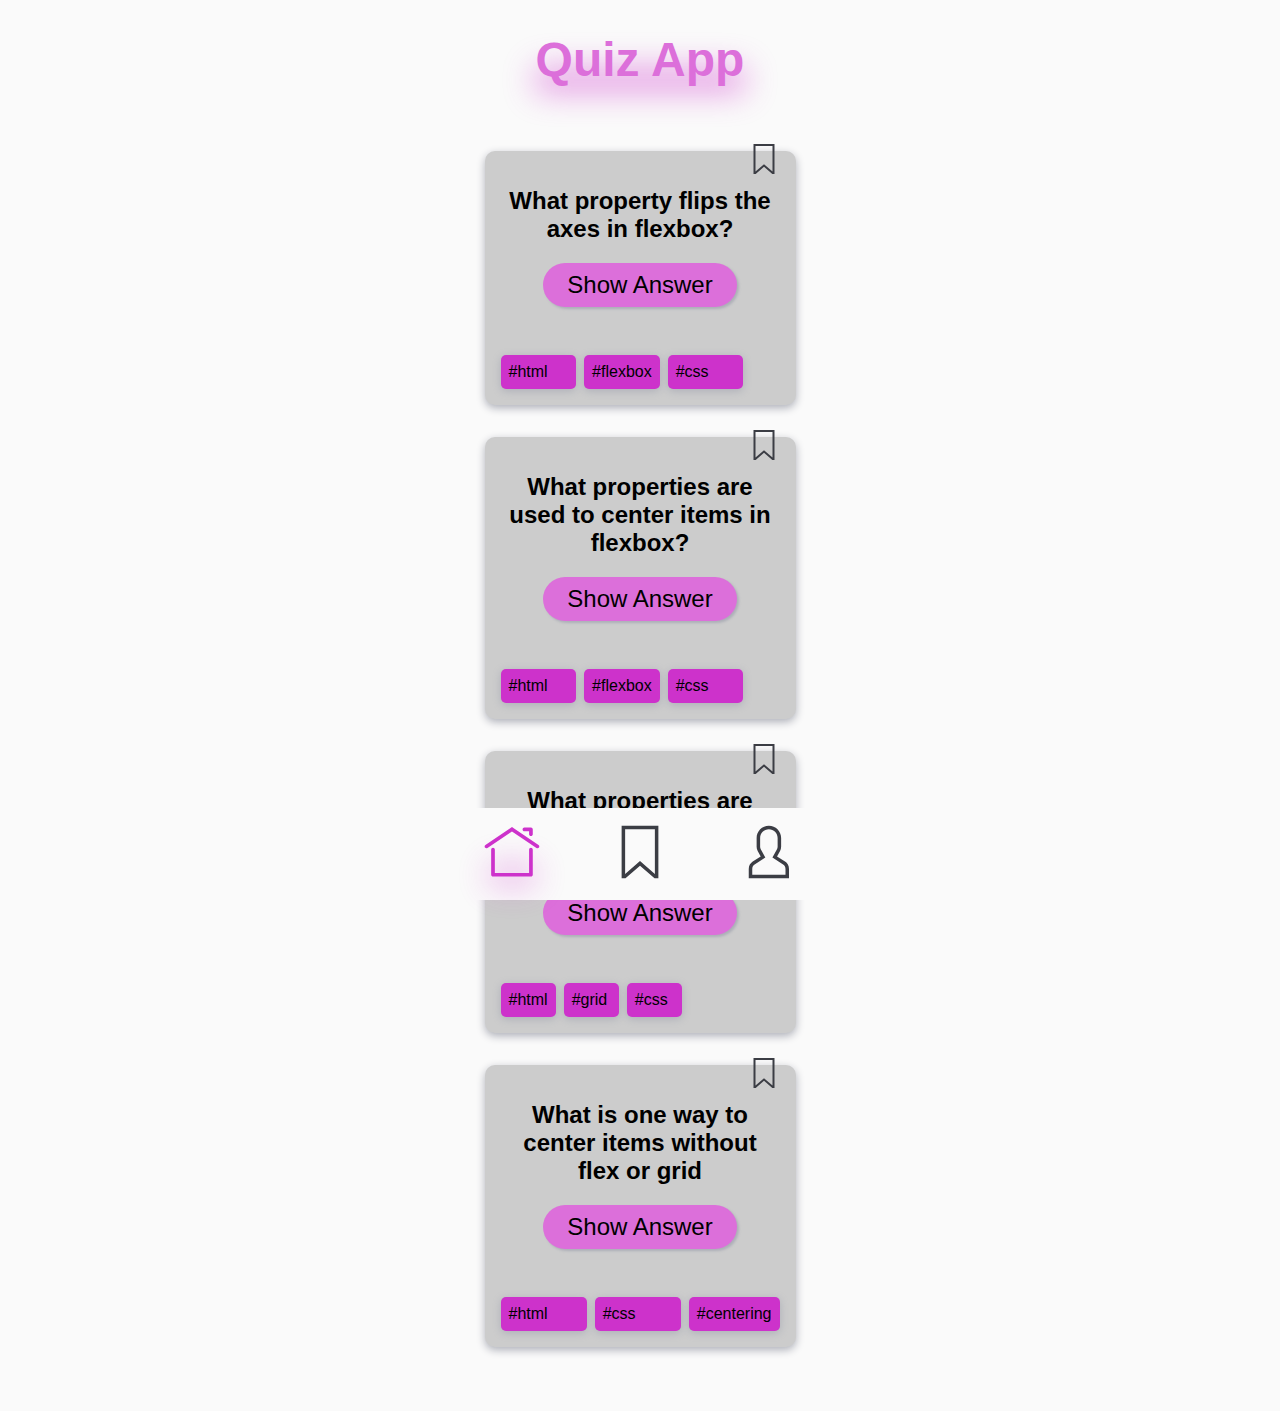
<file: index.html>
<!DOCTYPE html>
<html lang="en">
  <head>
    <meta charset="UTF-8" />
    <meta name="viewport" content="width=device-width, initial-scale=1.0" />
    <title>Quiz App</title>
    <link
      rel="shortcut icon"
      href="/assets/question icon.svg"
      type="image/x-icon"
    />
    <link rel="stylesheet" href="/css/style.css" />
    <script src="/javascript/app.js" type="module" defer></script>
  </head>
  <body id="root"></body>
</html>
</file>
<file: css/style.css>
@import url(/css/general.css);
@import url(/components/Header/Header.css);
@import url(/components/Card/Card.css);
@import url(/components/Footer/footer.css);
@import url(/components/Profile/Profile.css);
@import url(/components/AddQuestion/AddQuestion.css);
@import url(/css/utility.css);
</file>
